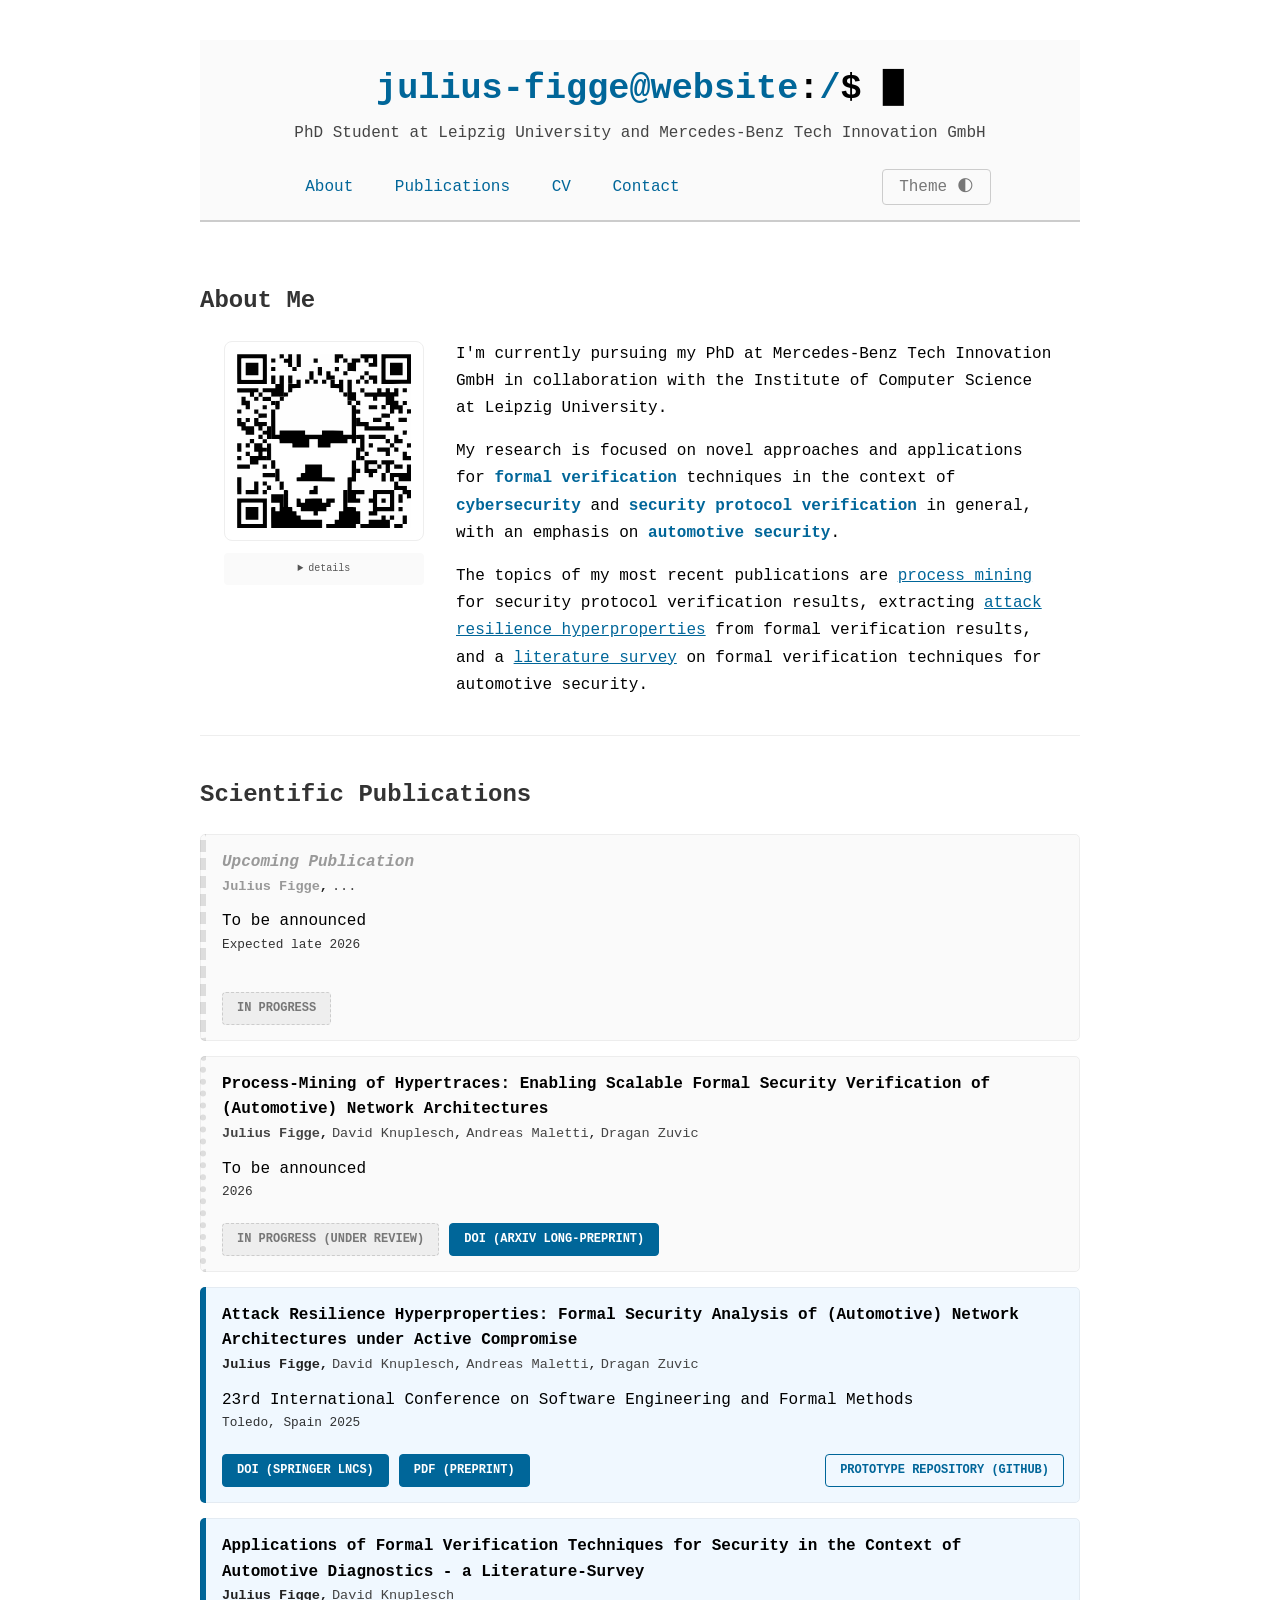
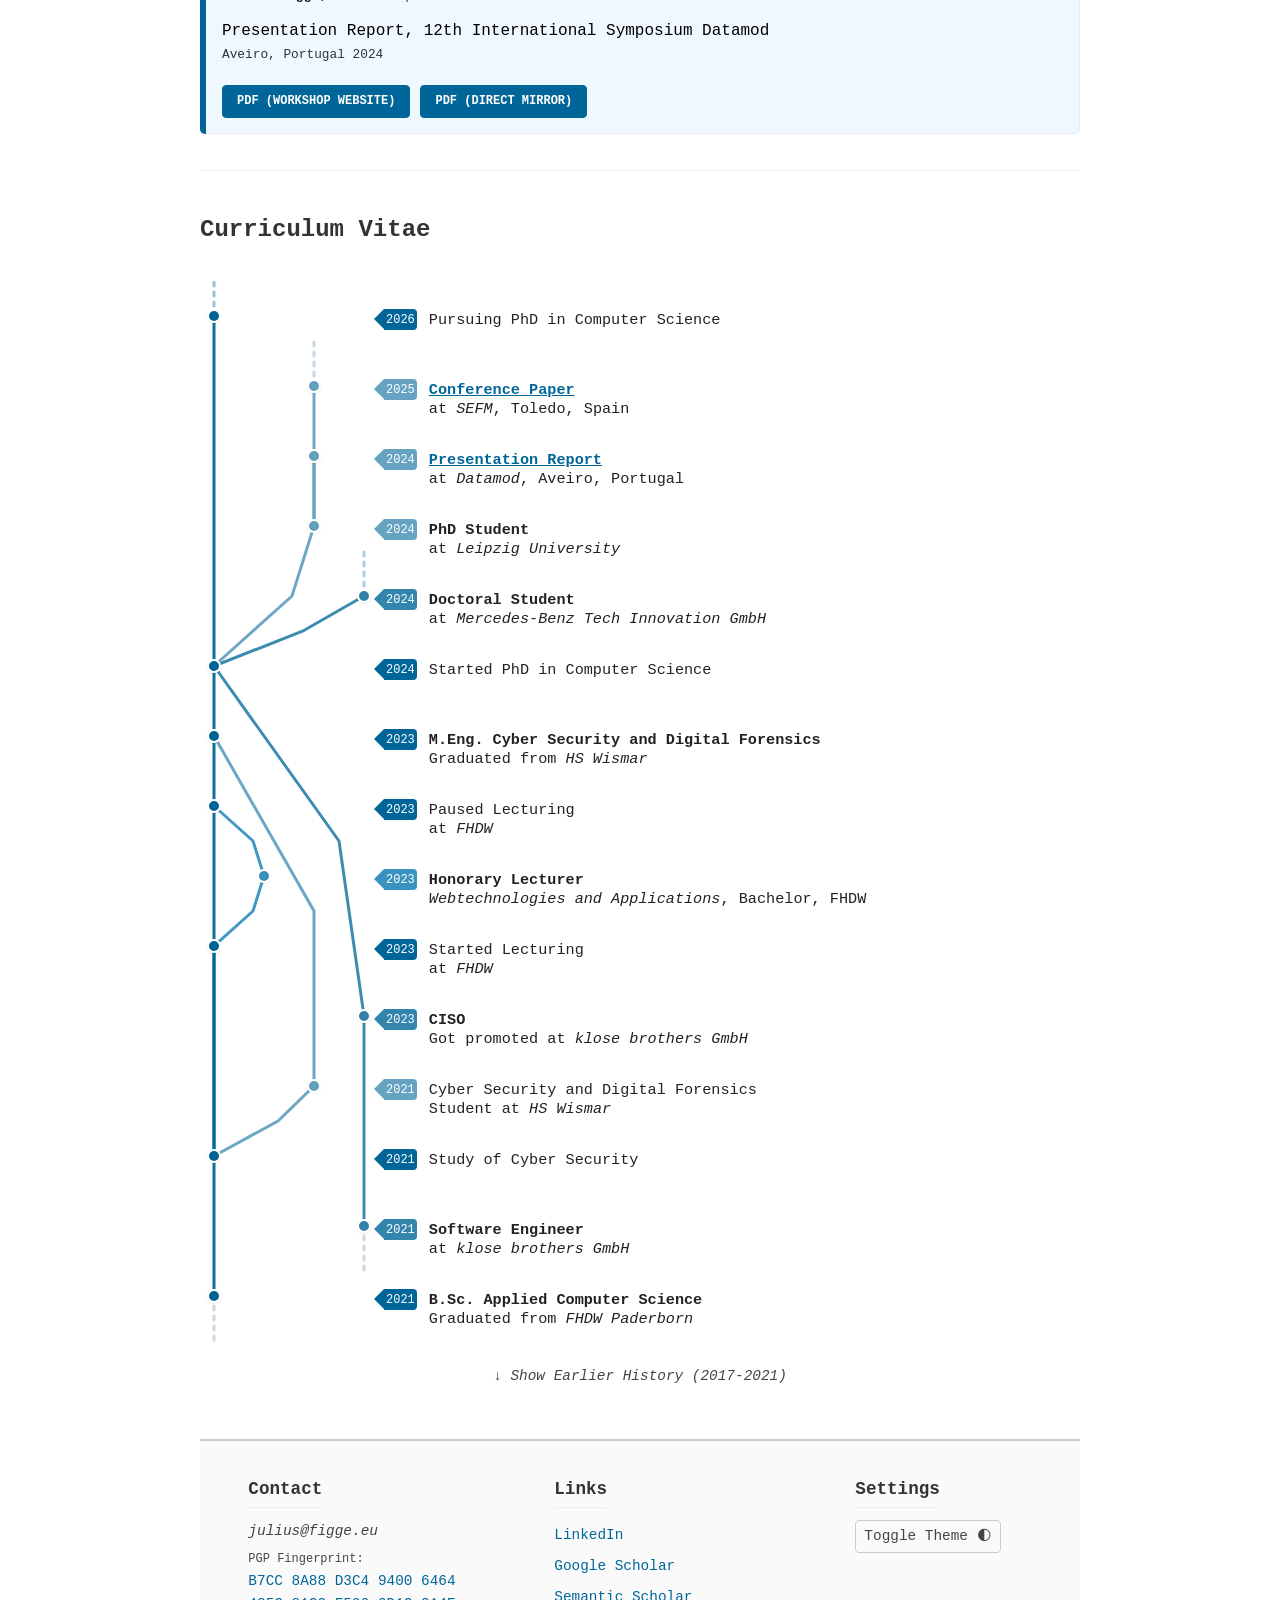
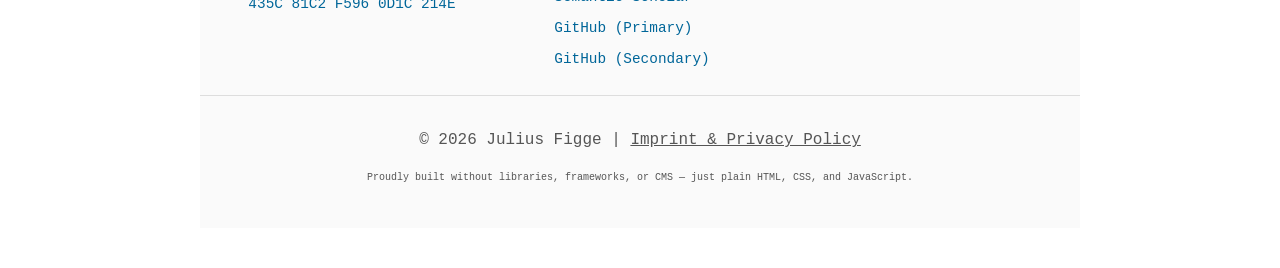
<file: index.html>
<!DOCTYPE html>
<html lang="en">
<head>
    <meta charset="UTF-8">
    <meta name="viewport" content="width=device-width, initial-scale=1.0">
    <title>Julius Figge - Scientific Publications</title>
    <meta name="description"
          content="Personal website listing scientific publications of Julius Figge, PhD student at Leipzig University and Mercedes-Benz Tech Innovation GmbH.">

    <link rel="shortcut icon" type="image/x-icon" href="favicon.ico">

    <link rel="stylesheet" href="./res/css/styles.css"/>

    <meta name="google-site-verification" content="ZKmGpWpiZjrNy6-GtiJYqSEj_8MGhXr4LZwaw9lzz_M"/>

    <script src="res/js/svg-custom.js"></script>
    <script src="res/js/darkmode.js"></script>
    <script src="res/js/script.js"></script>
    <script src="res/js/cv-git-graph.js"></script>
</head>

<body>

<header>
    <div class="header-container">
        <div class="header-text-wrapper">
            <h1><span class="accent-color">julius-figge@website</span>:<span class="accent-color">/</span>$ <span
                    class="terminal-prompt">█</span></h1>
            <p>PhD Student at Leipzig University and Mercedes-Benz Tech Innovation GmbH</p>
        </div>
        <nav id="header-nav">
            <div id="nav-links">
                <a href="#about">About</a>
                <a href="#publications">Publications</a>
                <a href="#cv">CV</a>
                <a href="#contact">Contact</a>
            </div>
            <div id="nav-toggle">
                <a id="dark-mode-toggle" href="javascript:void(0)" onclick="toggleTheme()"
                   aria-label="Toggle Dark Mode">Theme &#x1F313;&#xFE0E;</a>
            </div>
        </nav>
    </div>
</header>

<main>

    <section id="about">
        <h2>About Me</h2>
        <div class="about-me-wrapper">
            <div class="about-me-image-wrapper">
                <load-svg id="qr-code-me" src="/res/qr-code-me-annotated.svg"
                          alt="QR Code of my Website with my Face"
                          loading="lazy"
                          decoding="async">
                    <style svgStyles>
                        svg .me {
                            transition: fill 150ms linear 50ms;
                        }

                        svg:hover .me {
                            fill: var(--accent-color);
                        }
                    </style>
                </load-svg>
                <details class="about-me-details">
                    <summary>details</summary>
                    <p>
                        This QR code actually works and encodes a link to this very website!<br>
                        Shoutout to Russ Cox for <a href="https://research.swtch.com/qart" target="_blank">the
                        implementation</a>.
                    </p>
                    <p>
                        Also thanks to Danny Engelman for <a
                            href="https://dev.to/dannyengelman/load-file-web-component-add-external-content-to-the-dom-1nd"
                            target="_blank">the custom DOM-element implementation</a>,
                        enabling the SVG on hover CSS effect, used to highlight my portrait in the QR code.
                    </p>
                </details>
            </div>
            <div class="about-me-text">
                <p>
                    I'm currently pursuing my PhD at Mercedes-Benz Tech Innovation GmbH in collaboration with the
                    Institute of Computer Science at Leipzig University.
                </p>
                <p>
                    My research is focused on novel approaches and applications for <b>formal verification</b>
                    techniques in the context of <b>cybersecurity</b> and <b>security protocol verification</b> in
                    general, with an emphasis on <b>automotive security</b>.
                </p>
                <p>
                    The topics of my most recent publications are <a href="#pm-hypertraces-paper">process mining</a>
                    for security protocol verification results, extracting <a href="#arh-conference-paper">attack
                    resilience hyperproperties</a> from formal verification results, and a <a
                        href="#survey-presentation-report">literature survey</a> on formal verification techniques for
                    automotive security.
                </p>
            </div>
        </div>
    </section>

    <section id="publications">
        <h2>Scientific Publications</h2>
        <ul class="publication-list">
            <li class="publication-card pending">
                <div class="publication-title skeleton-text">
                    Upcoming Publication
                </div>

                <div class="publication-authors">
                    <span class="author me">Julius Figge</span>
                    <span class="author">...</span>
                </div>

                <div class="publication-venue">
                    <div class="venue-name">To be announced</div>
                    <div class="venue-meta">
                        <span class="venue-year">Expected late 2026</span>
                    </div>
                </div>

                <div class="publication-action-bar">
                    <div class="publication-links">
                        <span class="button-publication status-label">In Progress</span>
                    </div>
                </div>
            </li>
            <li id="pm-hypertraces-paper" class="publication-card preprint">
                <div class="publication-title">
                    Process-Mining of Hypertraces: Enabling Scalable Formal Security Verification of (Automotive)
                    Network Architectures
                </div>

                <div class="publication-authors">
                    <span class="author me">Julius Figge</span>
                    <span class="author">David Knuplesch</span>
                    <span class="author">Andreas Maletti</span>
                    <span class="author">Dragan Zuvic</span>
                </div>

                <div class="publication-venue">
                    <div class="venue-name">To be announced</div>
                    <div class="venue-meta">
                        <span class="venue-year">2026</span>
                    </div>
                </div>

                <div class="publication-action-bar">
                    <div class="publication-links">
                        <span class="button-publication status-label">In Progress (Under Review)</span>
                        <a href="https://doi.org/10.48550/arXiv.2604.21606" target="_blank"
                           class="button-publication pdf">DOI (Arxiv Long-Preprint)</a>
                    </div>
                </div>
            </li>
            <li id="arh-conference-paper" class="publication-card">
                <div class="publication-title">
                    Attack Resilience Hyperproperties: Formal Security Analysis of (Automotive) Network Architectures
                    under Active Compromise
                </div>

                <div class="publication-authors">
                    <span class="author me">Julius Figge</span>
                    <span class="author">David Knuplesch</span>
                    <span class="author">Andreas Maletti</span>
                    <span class="author">Dragan Zuvic</span>
                </div>

                <div class="publication-venue">
                    <div class="venue-name">23rd International Conference on Software Engineering and Formal Methods
                    </div>
                    <div class="venue-meta">
                        <span class="venue-location">Toledo, Spain</span>
                        <span class="venue-year">2025</span>
                    </div>
                </div>

                <div class="publication-action-bar">
                    <div class="publication-links">
                        <a href="https://doi.org/10.1007/978-3-032-10444-1_2" target="_blank"
                           class="button-publication doi">DOI (Springer LNCS)</a>
                        <a href="./papers/Preprint_Paper_Attack-Resilience-Hyperproperties_Figge-et-al.pdf"
                           target="_blank"
                           class="button-publication pdf">PDF (Preprint)</a>
                    </div>
                    <div class="repository-links">
                        <a href="https://github.com/JeuJeus/ExACT" target="_blank"
                           class="button-publication repo">Prototype Repository (Github)</a>
                    </div>
                </div>
            </li>
            <li id="survey-presentation-report" class="publication-card">
                <div class="publication-title">
                    Applications of Formal Verification Techniques for Security in the Context of Automotive
                    Diagnostics - a Literature-Survey
                </div>

                <div class="publication-authors">
                    <span class="author me">Julius Figge</span>
                    <span class="author">David Knuplesch</span>
                </div>

                <div class="publication-venue">
                    <div class="venue-name">Presentation Report, 12th International Symposium Datamod
                    </div>
                    <div class="venue-meta">
                        <span class="venue-location">Aveiro, Portugal</span>
                        <span class="venue-year">2024</span>
                    </div>
                </div>

                <div class="publication-action-bar">
                    <div class="publication-links">
                        <a href="https://datamod2024.github.io/pdf/DataMod2024_figge.pdf" target="_blank"
                           class="button-publication pdf">PDF (Workshop
                            Website)</a>
                        <a href="./papers/Presentation-Report_Survey_FV-at-Security-at-Automotive_Figge-et-al.pdf"
                           target="_blank"
                           class="button-publication pdf">PDF (Direct Mirror)</a>
                    </div>
                </div>
            </li>
        </ul>
    </section>

    <section id="cv">
        <h2>Curriculum Vitae</h2>

        <div class="git-graph" id="git-graph">
            <div class="graph-container" id="graph-container">
                <svg class="graph-canvas" id="graph-canvas" xmlns="http://www.w3.org/2000/svg"></svg>

                <div class="commit" data-id="l-startStudying" data-branch="life" data-parents="l-init"
                     data-default-collapsed="true"
                     style="--order:1;">
                    <div class="commit-dot" title="l-startStudying"></div>
                    <div class="commit-message">
                        <div class="commit-meta"><span class="commit-year-tag">2017</span></div>
                        <div class="commit-message-wrapper">
                            <span class="commit-message-details">Study of Computer Science</span>
                        </div>
                    </div>
                </div>

                <div class="commit" data-id="a-csStudent" data-branch="academic" data-parents="l-startStudying"
                     data-default-collapsed="true"
                     style="--order:2;">
                    <div class="commit-dot" title="a-csStudent"></div>
                    <div class="commit-message">
                        <div class="commit-meta"><span class="commit-year-tag">2017</span></div>
                        <div class="commit-message-wrapper">
                            <span class="commit-message-short">Computer Science</span>
                            <span class="commit-message-details">Student at <em>Leipzig University</em></span>
                        </div>
                    </div>
                </div>

                <div class="commit" data-id="a-acsStudent" data-branch="academic" data-parents="a-csStudent"
                     data-default-collapsed="true"
                     style="--order:3;">
                    <div class="commit-dot" title="a-acsStudent"></div>
                    <div class="commit-message">
                        <div class="commit-meta"><span class="commit-year-tag">2019</span></div>
                        <div class="commit-message-wrapper">
                            <span class="commit-message-short">Applied Computer Science</span>
                            <span class="commit-message-details">Student at <em>FHDW Paderborn</em></span>
                        </div>
                    </div>
                </div>

                <div class="commit" data-id="w-dualStudent" data-branch="work" data-parents="a-acsStudent"
                     data-default-collapsed="true"
                     style="--order:4;">
                    <div class="commit-dot" title="w-dualStudent"></div>
                    <div class="commit-message">
                        <div class="commit-meta"><span class="commit-year-tag">2019</span></div>
                        <div class="commit-message-wrapper">
                            <span class="commit-message-short commit-important">Software Engineer</span>
                            <span class="commit-message-details">as Dual Student at <em>klose brothers GmbH</em></span>
                        </div>
                    </div>
                </div>

                <div class="commit" data-id="l-finishBachelor" data-branch="life"
                     data-parents="a-acsStudent,l-startStudying" style="--order:4;">
                    <div class="commit-dot" title="l-finishBachelor"></div>
                    <div class="commit-message">
                        <div class="commit-meta"><span class="commit-year-tag">2021</span></div>
                        <div class="commit-message-wrapper">
                            <span class="commit-message-short commit-important">B.Sc. Applied Computer Science</span>
                            <span class="commit-message-details">Graduated from <em>FHDW Paderborn</em></span>
                        </div>
                    </div>
                </div>

                <div class="commit" data-id="w-softwareEngineer" data-branch="work" data-parents="w-dualStudent"
                     style="--order:5;">
                    <div class="commit-dot" title="w-softwareEngineer"></div>
                    <div class="commit-message">
                        <div class="commit-meta"><span class="commit-year-tag">2021</span></div>
                        <div class="commit-message-wrapper">
                            <span class="commit-message-short commit-important">Software Engineer</span>
                            <span class="commit-message-details">at <em>klose brothers GmbH</em></span>
                        </div>
                    </div>
                </div>

                <div class="commit" data-id="l-startStudyingMaster" data-branch="life" data-parents="l-finishBachelor"
                     style="--order:6;">
                    <div class="commit-dot" title="l-startStudyingMaster"></div>
                    <div class="commit-message">
                        <div class="commit-meta"><span class="commit-year-tag">2021</span></div>
                        <div class="commit-message-wrapper">
                            <span class="commit-message-details">Study of Cyber Security</span>
                        </div>
                    </div>
                </div>

                <div class="commit" data-id="a-scmaster" data-branch="academic" data-parents="l-startStudyingMaster"
                     style="--order:7;">
                    <div class="commit-dot" title="a-scmaster"></div>
                    <div class="commit-message">
                        <div class="commit-meta"><span class="commit-year-tag">2021</span></div>
                        <div class="commit-message-wrapper">
                            <span class="commit-message-short">Cyber Security and Digital Forensics</span>
                            <span class="commit-message-details">Student at <em>HS Wismar</em></span>
                        </div>
                    </div>
                </div>

                <div class="commit" data-id="w-ciso" data-branch="work" data-parents="w-softwareEngineer"
                     style="--order:8;">
                    <div class="commit-dot" title="w-ciso"></div>
                    <div class="commit-message">
                        <div class="commit-meta"><span class="commit-year-tag">2023</span></div>
                        <div class="commit-message-wrapper">
                            <span class="commit-message-short commit-important">CISO</span>
                            <span class="commit-message-details">Got promoted at <em>klose brothers GmbH</em></span>
                        </div>
                    </div>
                </div>

                <div class="commit" data-id="l-startlecture" data-branch="life" data-parents="l-startStudyingMaster"
                     style="--order:9;">
                    <div class="commit-dot" title="l-startlecture"></div>
                    <div class="commit-message">
                        <div class="commit-meta"><span class="commit-year-tag">2023</span></div>
                        <div class="commit-message-wrapper">
                            <span class="commit-message-short">Started Lecturing</span>
                            <span class="commit-message-details">at <em>FHDW</em></span>
                        </div>
                    </div>
                </div>

                <div class="commit" data-id="w2-lecturer" data-branch="work2" data-parents="l-startlecture"
                     style="--order:10;">
                    <div class="commit-dot" title="w2-lecturer"></div>
                    <div class="commit-message">
                        <div class="commit-meta"><span class="commit-year-tag">2023</span></div>
                        <div class="commit-message-wrapper">
                            <span class="commit-message-short commit-important">Honorary Lecturer </span>
                            <span class="commit-message-details"><em>Webtechnologies and Applications</em>, Bachelor, FHDW</span>
                        </div>
                    </div>
                </div>

                <div class="commit" data-id="l-pauselecturer" data-branch="life" data-parents="w2-lecturer"
                     style="--order:11;">
                    <div class="commit-dot" title="l-pauselecturer"></div>
                    <div class="commit-message">
                        <div class="commit-meta"><span class="commit-year-tag">2023</span></div>
                        <div class="commit-message-wrapper">
                            <span class="commit-message-short">Paused Lecturing</span>
                            <span class="commit-message-details">at <em>FHDW</em></span>
                        </div>
                    </div>
                </div>

                <div class="commit" data-id="l-finishMaster" data-branch="life"
                     data-parents="l-startStudyingMaster,a-scmaster" style="--order:12;">
                    <div class="commit-dot" title="l-finishMaster"></div>
                    <div class="commit-message">
                        <div class="commit-meta"><span class="commit-year-tag">2023</span></div>
                        <div class="commit-message-wrapper">
                            <span class="commit-message-short commit-important">M.Eng. Cyber Security and Digital Forensics</span>
                            <span class="commit-message-details">Graduated from <em>HS Wismar</em></span>
                        </div>
                    </div>
                </div>

                <div class="commit" data-id="l-startPhd" data-branch="life" data-parents="l-finishMaster,w-ciso"
                     style="--order:13;">
                    <div class="commit-dot" title="l-startPhd"></div>
                    <div class="commit-message">
                        <div class="commit-meta"><span class="commit-year-tag">2024</span></div>
                        <div class="commit-message-wrapper">
                            <span class="commit-message-details">Started PhD in Computer Science</span>
                        </div>
                    </div>
                </div>

                <div class="commit" data-id="w-doctoralStudent" data-branch="work" data-parents="l-startPhd"
                     style="--order:14;">
                    <div class="commit-dot" title="w-doctoralStudent"></div>
                    <div class="commit-message">
                        <div class="commit-meta"><span class="commit-year-tag">2024</span></div>
                        <div class="commit-message-wrapper">
                            <span class="commit-message-short commit-important">Doctoral Student</span>
                            <span class="commit-message-details">at <em>Mercedes-Benz Tech Innovation GmbH</em></span>
                        </div>
                    </div>
                </div>

                <div class="commit" data-id="a-phdStudent" data-branch="academic" data-parents="l-startPhd"
                     style="--order:15;">
                    <div class="commit-dot" title="a-phdStudent"></div>
                    <div class="commit-message">
                        <div class="commit-meta"><span class="commit-year-tag">2024</span></div>
                        <div class="commit-message-wrapper">
                            <span class="commit-message-short commit-important">PhD Student</span>
                            <span class="commit-message-details">at <em>Leipzig University</em></span>
                        </div>
                    </div>
                </div>

                <div class="commit" data-id="a-survey" data-branch="academic"
                     data-parents="a-phdStudent" style="--order:16;">
                    <div class="commit-dot" title="a-survey"></div>
                    <div class="commit-message">
                        <div class="commit-meta"><span class="commit-year-tag">2024</span></div>
                        <div class="commit-message-wrapper">
                            <span class="commit-message-short commit-important"><a
                                    href="#survey-presentation-report">Presentation Report</a></span>
                            <span class="commit-message-details">at <em>Datamod</em>, Aveiro, Portugal</span>
                        </div>
                    </div>
                </div>

                <div class="commit" data-id="a-paper-arh" data-branch="academic"
                     data-parents="a-phdStudent" style="--order:17;">
                    <div class="commit-dot" title="a-paper-arh"></div>
                    <div class="commit-message">
                        <div class="commit-meta"><span class="commit-year-tag">2025</span></div>
                        <div class="commit-message-wrapper">
                            <span class="commit-message-short commit-important"><a
                                    href="#arh-conference-paper">Conference Paper</a></span>
                            <span class="commit-message-details">at <em>SEFM</em>, Toledo, Spain</span>
                        </div>
                    </div>
                </div>

                <div class="commit" data-id="l-continue" data-branch="life" data-parents="l-startPhd"
                     style="--order:18;">
                    <div class="commit-dot" title="l-continue"></div>
                    <div class="commit-message">
                        <div class="commit-meta"><span class="commit-year-tag current-year">2025</span></div>
                        <div class="commit-message-wrapper">
                            <span class="commit-message-details">Pursuing PhD in Computer Science</span>
                        </div>
                    </div>
                </div>
            </div>
        </div>
    </section>

</main>

<footer id="contact">
    <div class="footer-content-wrapper">
        <div class="footer-column contact-info">
            <h3>Contact</h3>
            <p>
                <em data-tooltip="obfuscated (i.e. not copyable) to prevent scraping"><span data-nosnippet
                                                                                            class="cmV2ZXJzZQ ZW1haWw"><!-- from human to human, not ment for scraper ingestion ;) --></span></em>
            </p>
            <p>
                <small>PGP Fingerprint:</small><br>
                <a href="https://keys.openpgp.org/search?q=B7CC+8A88+D3C4+9400+6464+435C+81C2+F596+0D1C+214E"
                   target="_blank" class="fingerprint-link">B7CC 8A88 D3C4 9400 6464<br>435C 81C2 F596 0D1C 214E</a>
            </p>
        </div>

        <div class="footer-column social-links">
            <h3>Links</h3>
            <nav class="footer-nav">
                <a href="https://www.linkedin.com/juliusfigge/" target="_blank">LinkedIn</a>
                <a href="https://scholar.google.com/citations?user=avjrQrIAAAAJ" target="_blank">Google Scholar</a>
                <a href="https://www.semanticscholar.org/author/Julius-Figge/2394542856" target="_blank">Semantic Scholar</a>
                <a href="https://github.com/JeuJeus" target="_blank">GitHub (Primary)</a>
                <a href="https://github.com/juliusfigge" target="_blank">GitHub (Secondary)</a>
            </nav>
        </div>

        <div class="footer-column legal-info">
            <h3>Settings</h3>
            <p>
                <button type="button" class="theme-toggle-button" onclick="toggleTheme()"
                        aria-label="Toggle Dark Mode">
                    Toggle Theme &#x1F313;&#xFE0E;
                </button>
            </p>
        </div>
    </div>

    <div class="footer-bottom">
        <p class="footer-legal-line">
                <span class="copyright-info">
                        © <span class="current-year"></span> Julius Figge
                    </span>
            <span class="footer-separator">|</span>
            <a id="imprint" href="./imprint-privacy-policy.html">Imprint & Privacy Policy</a>
        </p>
        <p class="footer-text-how-its-built">
            Proudly built without libraries, frameworks, or CMS — just plain HTML, CSS, and JavaScript.
        </p>
    </div>
</footer>
</body>
</html>
</file>
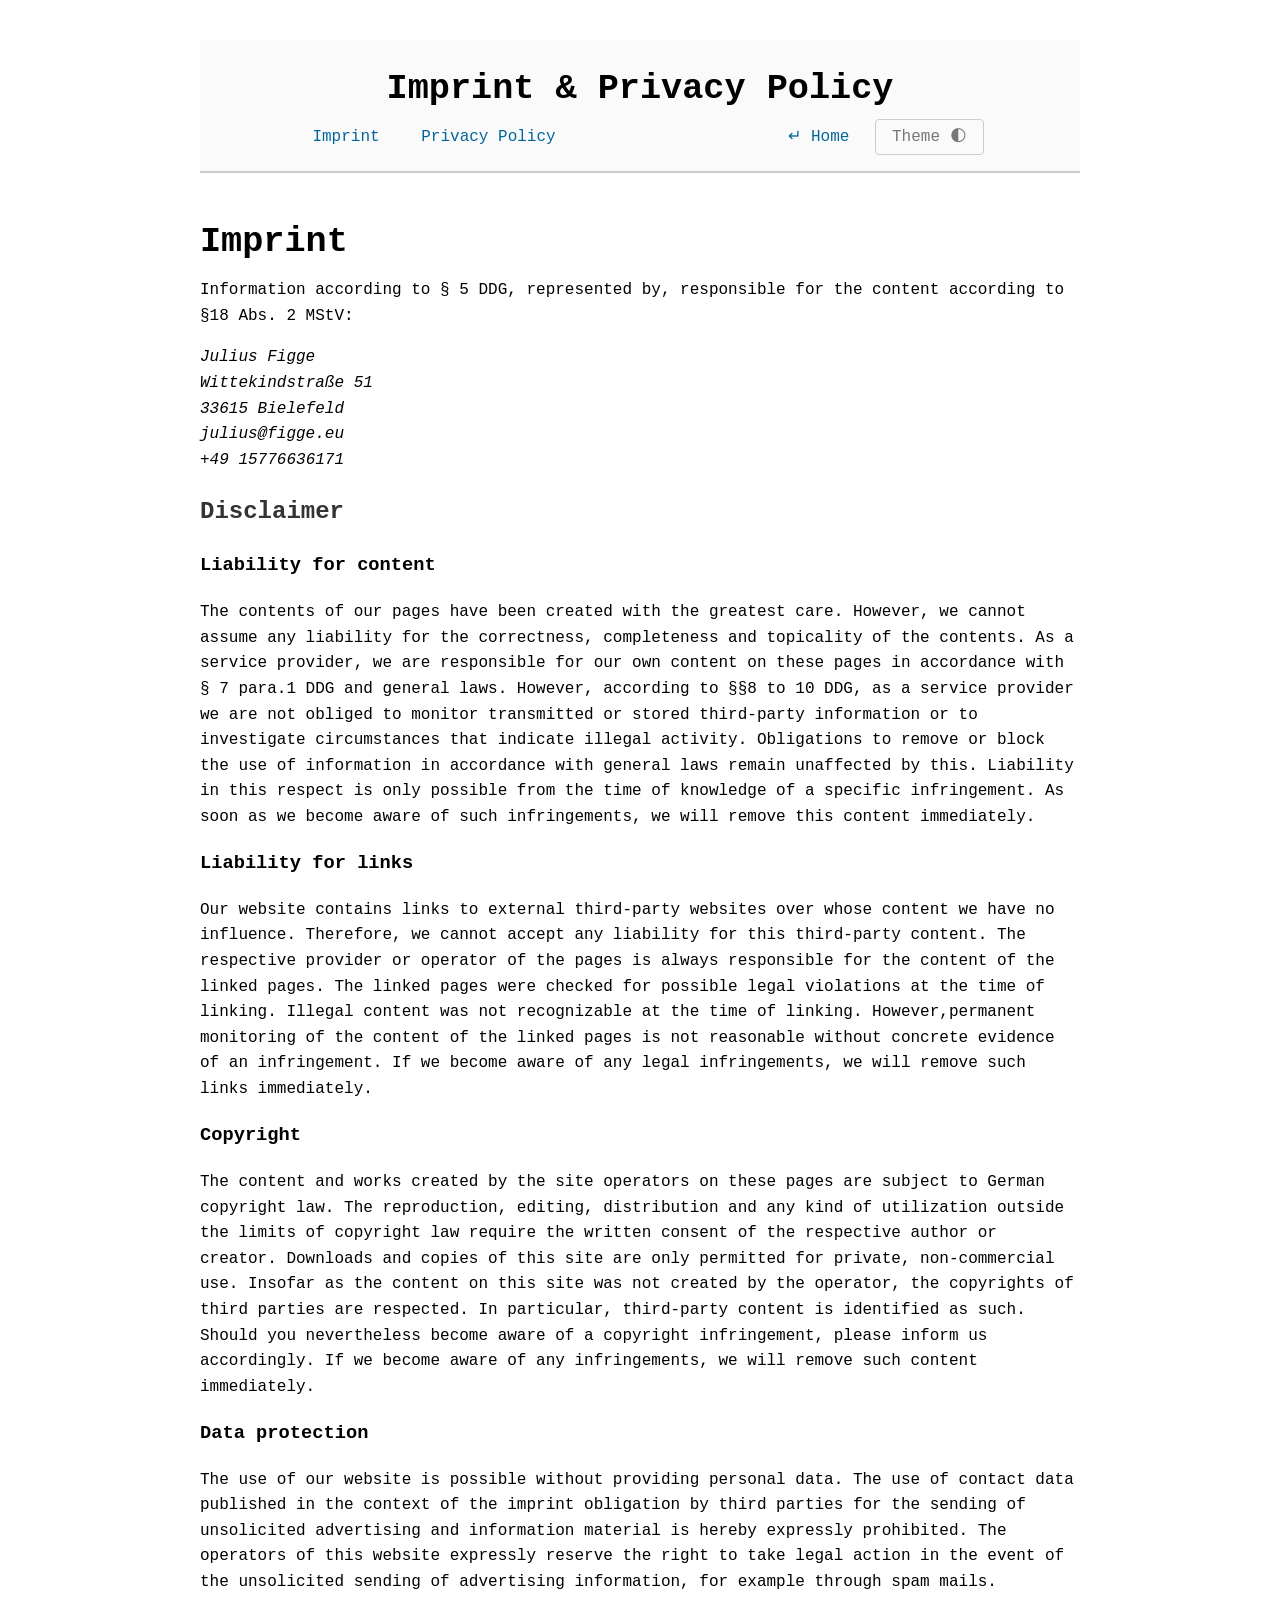
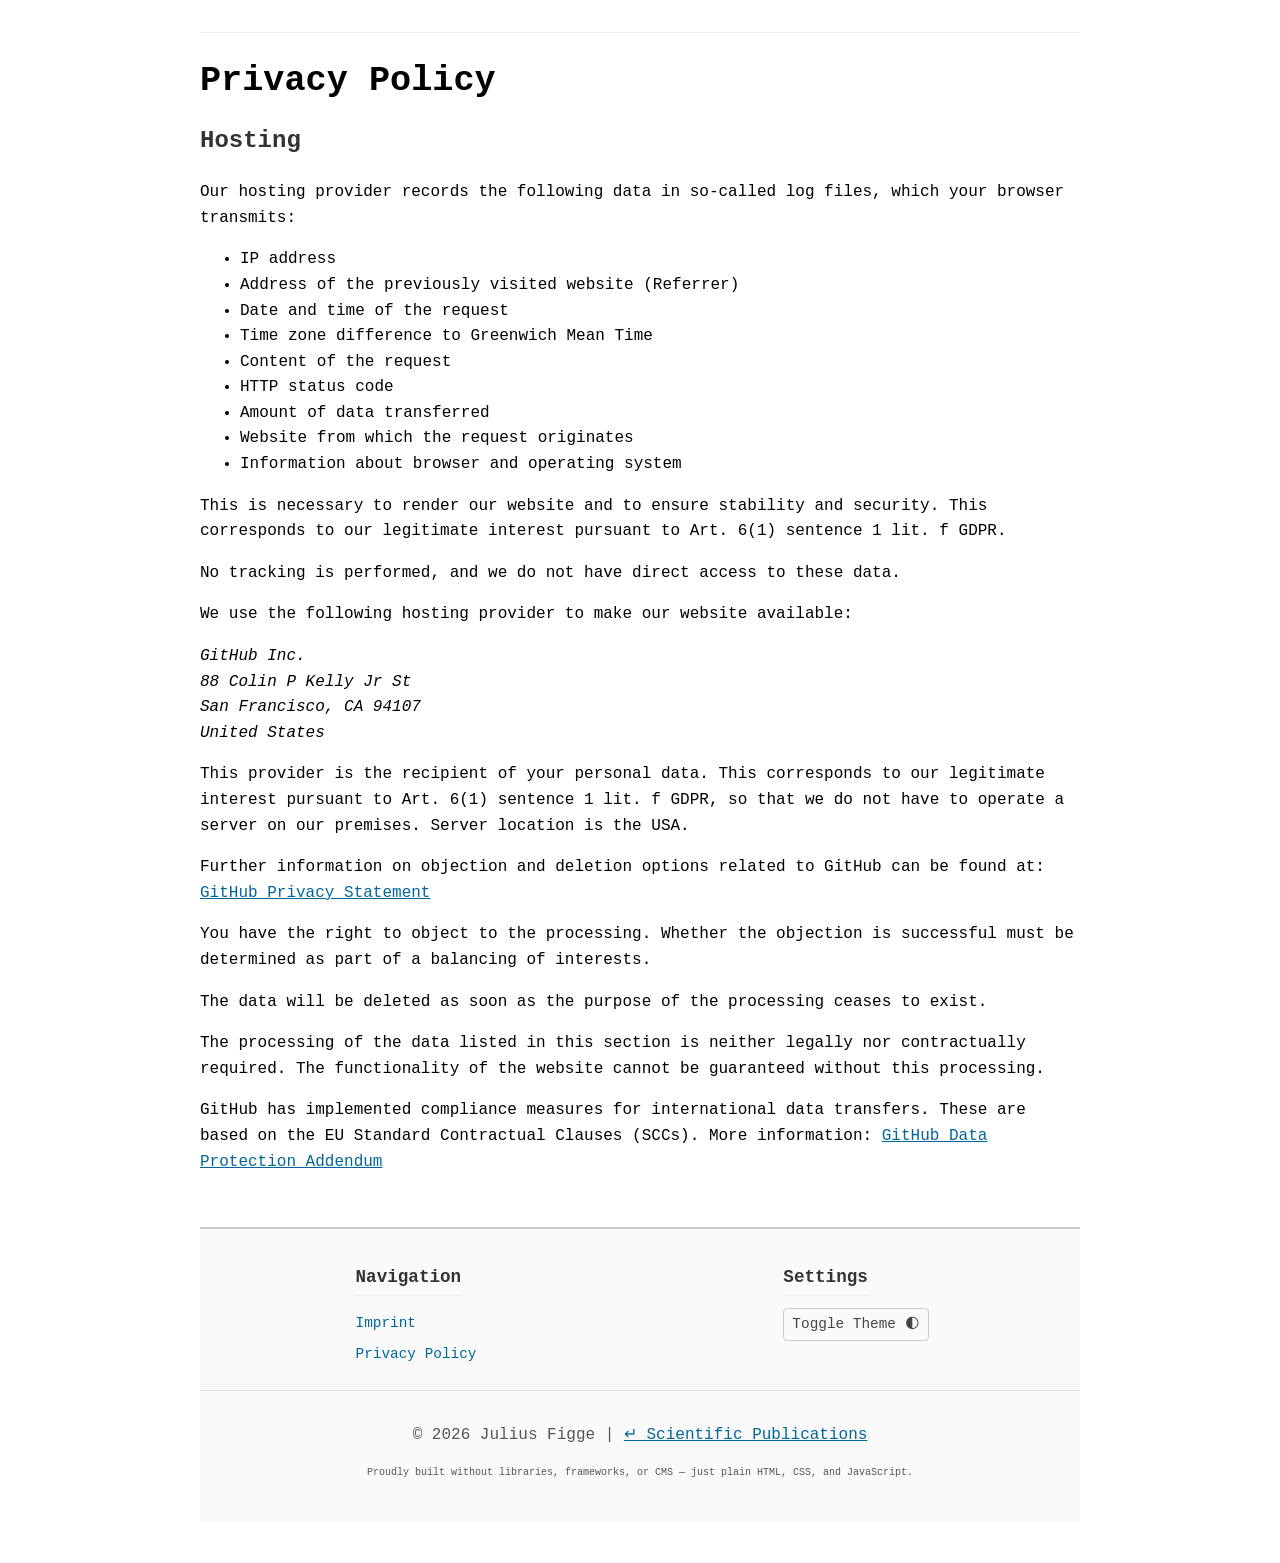
<file: imprint-privacy-policy.html>
<!DOCTYPE html>
<html lang="en">
<head>
    <meta charset="utf-8"/>
    <meta name="viewport" content="width=device-width,initial-scale=1"/>
    <link rel="shortcut icon" type="image/x-icon" href="favicon.ico">
    <title>Imprint &amp; Privacy Policy</title>

    <script src="res/js/darkmode.js"></script>
    <script src="res/js/script.js"></script>

    <link rel="stylesheet" href="res/css/styles.css"/>

    <meta name="robots" content="noindex,nofollow">
</head>
<body>
<header>
    <div class="header-container">
        <div class="header-text-wrapper">
            <h1>Imprint & Privacy Policy</h1>
        </div>
        <nav class="imprint-nav">
            <div>
                <a href="./index.html">↵ Home</a>
                <a id="dark-mode-toggle" href="javascript:void(0)" onclick="toggleTheme()" aria-label="Toggle Dark Mode">Theme
                    🌓︎</a>
            </div>
            <div>
                <a href="#imprint">Imprint</a>
                <a href="#privacy-policy">Privacy Policy</a>
            </div>
        </nav>
    </div>
</header>
<main>
    <section id="imprint">
        <h1>Imprint</h1>

        <p>Information according to § 5 DDG, represented by, responsible for the content according to §18 Abs. 2
            MStV:</p>

        <address data-tooltip="obfuscated (i.e. not copyable) to prevent scraping"><!-- from human to human, not ment for scraper ingestion ;) -->
            Julius Figge<br/>
            <span data-nosnippet class="cmV2ZXJzZQ YWRkcmVzcy1zdHJlZXQ"></span><br/>
            <span data-nosnippet class="cmV2ZXJzZQ YWRkcmVzcy1jaXR5Cg"></span><br/>
            <span data-nosnippet class="cmV2ZXJzZQ ZW1haWw"></span><br>
            <span data-nosnippet class="cmV2ZXJzZQ cGhvbmUK"></span>
        </address>

        <h2>Disclaimer</h2>

        <h3>Liability for content</h3>

        <p>The contents of our pages have been created with the greatest care. However, we cannot assume any liability
            for the correctness, completeness and topicality of the contents. As a service provider, we are responsible
            for our own content on these pages in accordance with § 7 para.1 DDG and general laws. However, according to
            §§8 to 10 DDG, as a service provider we are not obliged to monitor transmitted or stored third-party
            information or to investigate circumstances that indicate illegal activity. Obligations to remove or block
            the use of information in accordance with general laws remain unaffected by this. Liability in this respect
            is only possible from the time of knowledge of a specific infringement. As soon as we become aware of such
            infringements, we will remove this content immediately.</p>

        <h3>Liability for links</h3>

        <p>Our website contains links to external third-party websites over whose content we have no influence.
            Therefore, we cannot accept any liability for this third-party content. The respective provider or operator
            of the pages is always responsible for the content of the linked pages. The linked pages were checked for
            possible legal violations at the time of linking. Illegal content was not recognizable at the time of
            linking. However,permanent monitoring of the content of the linked pages is not reasonable without concrete
            evidence of an infringement. If we become aware of any legal infringements, we will remove such links
            immediately.</p>

        <h3>Copyright</h3>

        <p>The content and works created by the site operators on these pages are subject to German copyright law. The
            reproduction, editing, distribution and any kind of utilization outside the limits of copyright law require
            the written consent of the respective author or creator. Downloads and copies of this site are only
            permitted for private, non-commercial use. Insofar as the content on this site was not created by the
            operator, the copyrights of third parties are respected. In particular, third-party content is identified as
            such. Should you nevertheless become aware of a copyright infringement, please inform us accordingly. If we
            become aware of any infringements, we will remove such content immediately.</p>

        <h3>Data protection</h3>

        <p>The use of our website is possible without providing personal data. The use of contact data published in the
            context of the imprint obligation by third parties for the sending of unsolicited advertising and
            information material is hereby expressly prohibited. The operators of this website expressly reserve the
            right to take legal action in the event of the unsolicited sending of advertising information, for example
            through spam mails.</p>
    </section>

    <section id="privacy-policy">
        <h1>Privacy Policy</h1>
        <h2>Hosting</h2>

        <p>Our hosting provider records the following data in so-called log files, which your browser transmits:</p>

        <ul>
            <li>IP address</li>
            <li>Address of the previously visited website (Referrer)</li>
            <li>Date and time of the request</li>
            <li>Time zone difference to Greenwich Mean Time</li>
            <li>Content of the request</li>
            <li>HTTP status code</li>
            <li>Amount of data transferred</li>
            <li>Website from which the request originates</li>
            <li>Information about browser and operating system</li>
        </ul>

        <p>This is necessary to render our website and to ensure stability and security. This corresponds to our
            legitimate interest pursuant to Art. 6(1) sentence 1 lit. f GDPR.</p>

        <p>No tracking is performed, and we do not have direct access to these data.</p>

        <p>We use the following hosting provider to make our website available:</p>

        <address>
            GitHub Inc.<br/>
            88 Colin P Kelly Jr St<br/>
            San Francisco, CA 94107<br/>
            United States
        </address>

        <p>This provider is the recipient of your personal data. This corresponds to our legitimate interest pursuant to
            Art. 6(1) sentence 1 lit. f GDPR, so that we do not have to operate a server on our premises. Server
            location is the USA.</p>

        <p>Further information on objection and deletion options related to GitHub can be found at:
            <a href="https://docs.github.com/en/free-pro-team@latest/github/site-policy/github-privacy-statement#github-pages"
               target="_blank" rel="noopener">GitHub Privacy Statement</a>
        </p>

        <p>You have the right to object to the processing. Whether the objection is successful must be determined as
            part of a balancing of interests.</p>

        <p>The data will be deleted as soon as the purpose of the processing ceases to exist.</p>

        <p>The processing of the data listed in this section is neither legally nor contractually required. The
            functionality of the website cannot be guaranteed without this processing.</p>

        <p>GitHub has implemented compliance measures for international data transfers. These are based on the
            EU Standard Contractual Clauses (SCCs). More information:
            <a href="https://docs.github.com/en/free-pro-team@latest/github/site-policy/github-data-protection-addendum#attachment-1--the-standard-contractual-clauses-processors"
               target="_blank" rel="noopener">GitHub Data Protection Addendum</a>
        </p>
    </section>
</main>

<footer>
    <div class="footer-content-wrapper">
        <div class="footer-column navigation">
            <h3>Navigation</h3>
            <nav class="footer-nav">
                <a href="#imprint">Imprint</a>
                <a href="#privacy-policy">Privacy Policy</a>
            </nav>
        </div>

        <div class="footer-column legal-info">
            <h3>Settings</h3>
            <p>
                <button type="button" class="theme-toggle-button" onclick="toggleTheme()"
                        aria-label="Toggle Dark Mode">
                    Toggle Theme 🌓︎
                </button>
            </p>
        </div>
    </div>

    <div class="footer-bottom">
        <p class="footer-legal-line">
                <span class="copyright-info">
                        © <span class="current-year"></span> Julius Figge
                    </span>
            <span class="footer-separator">|</span>
            <a href="./index.html">↵ Scientific Publications</a>
        </p>
        <p class="footer-text-how-its-built">
            Proudly built without libraries, frameworks, or CMS — just plain HTML, CSS, and JavaScript.
        </p>
    </div>
</footer>
</body>
</html>
</file>
<file: res/css/styles.css>
*, *::before, *::after {
    box-sizing: border-box;
}

:root {
    --accent-color: #006699;
    --accent-color-dark: #004c73;
    --accent-color-really-light: aliceblue;

    --color-white: #fff;
    --color-heading: #333;

    --color-border-light: #eee;
    --color-border-strong: #ccc;
    --color-border-somewhat-light: #ddd;

    --color-text-primary: #222;
    --color-text-secondary: #444;
    --color-text-muted: #555;
    --color-status-label: #777;
    --color-pending-text: #999;

    --color-meta-background: #c9e7ff;
    --color-pending-card: #fafafa;
    --color-header-footer-background: #fafafa;

    --font-mono: ui-monospace, SFMono-Regular, Menlo, Monaco, "Roboto Mono", "Segoe UI Mono", "Noto Sans Mono", "Oxygen Mono", "Courier New", monospace;

    --page-max-width: 960px;
    --spacing-standard: 20px;
    --spacing-mobile: 5px;

    --graph-spacing: 12px;
    --graph-radius: 6px;
    --commit-dot-size: 14px;
}

:root[data-theme="dark"] {
    --background-color-dark: #121212;
    --text-color-dark: #e5e5e5;

    --accent-color: #10b981;
    --accent-color-dark: #059669;
    --accent-color-really-light: #064e3b;

    --color-white: #000;
    --color-heading: #ececec;
    --color-text-primary: #e5e5e5;
    --color-text-secondary: #9ca3af;
    --color-text-muted: #6b7280;

    --color-border-light: #064e3b;
    --color-border-strong: #1e3a34;
    --color-border-somewhat-light: #2d3748;

    --color-status-label: #8ba39e;
    --color-pending-text: #555f58;
    --color-pending-card: #0a0a0a;
    --color-header-footer-background: rgba(255, 255, 255, 0.03);

    --color-meta-background: #065f46;
}

html, body {
    transition: background-color 0.3s ease, color 0.3s ease;
    font-family: var(--font-mono), monospace;
    line-height: 1.6;
    margin: 0 auto;
    max-width: var(--page-max-width);
    padding: var(--spacing-standard);
}

@media (max-width: 720px) {
    html, body {
        padding: var(--spacing-mobile);
    }
}

[data-theme="dark"] body {
    background-color: var(--background-color-dark);
    color: var(--text-color-dark);
}


input, textarea, select, button, code, pre, kbd, samp {
    font-family: inherit;
}

header {
    padding: var(--spacing-standard) 0;
    border-bottom: 2px solid var(--color-border-strong);
    background-color: var(--color-header-footer-background);
    margin-bottom: var(--spacing-standard);
}

[data-theme='dark'] header {
    background-color: var(--color-header-footer-background);
}

.header-container {
    max-width: var(--page-max-width);
    margin: 0 auto;
    display: flex;
    flex-direction: column;
    gap: 1rem;
}

.header-text-wrapper {
    text-align: center;
}

.header-text-wrapper h1 {
    margin: 0.25em 0 0;
}

.header-text-wrapper p {
    margin: 0.75em 0;
    color: var(--color-text-secondary);
}

nav {
    display: flex;
    justify-content: center;
    align-items: center;
    gap: 0.5rem;
    flex-wrap: wrap;
}

nav a {
    padding: 0.5rem 1rem;
    text-decoration: none;
    color: var(--accent-color);
    border-radius: 4px;
    font-weight: 500;
    white-space: nowrap;
}

nav a:hover {
    text-decoration-line: underline;
    color: var(--accent-color-dark);
}

nav #dark-mode-toggle {
    text-decoration-line: unset;
    color: var(--color-status-label);
    border: 1px solid var(--color-border-strong);
}

nav #dark-mode-toggle:hover {
    background-color: var(--accent-color);
    color: var(--color-white);
    border-color: var(--accent-color);
}

#header-nav {
    display: flex;
    justify-content: space-around;
    align-items: center;
}

.imprint-nav {
    display: flex;
    flex-direction: row-reverse;
    justify-content: space-around;
}

@media (max-width: 720px) {
    nav {
        display: block;
        gap: unset;
        text-align: center;
    }

    nav a {
        padding: 0 0.25rem;
    }

    nav #dark-mode-toggle {
        border: unset;
    }

    #header-nav {
        display: block;
    }

    #nav-links, #nav-toggle {
        display: inline;
    }

    .header-text-wrapper p {
        text-align: center;
        font-size: 0.9rem;
    }

    h2:first-of-type {
        margin-top: 0;
    }
}

a {
    color: var(--accent-color);
}

section {
    padding: var(--spacing-standard) 0;
    border-bottom: 1px solid var(--color-border-light);
}

main > section:last-of-type {
    border-bottom: none;
}

h1 {
    font-size: clamp(1.25rem, 3.5vw, 2.2rem);
    line-height: 1.15;
    margin: 0.25em 0;
}

h2 {
    color: var(--color-heading);
}

.publication-list {
    list-style: none;
    padding-left: 0;
}

.publication-list li {
    margin-bottom: 15px;
    background: var(--accent-color-really-light);
    border-radius: 5px;
    padding: 1em;
}

.publication-card {
    border: none;
    border-left: 6px solid var(--accent-color);
    outline: 1px solid rgba(0, 0, 0, 0.05);
    outline-offset: -1px;
}

.publication-title {
    font-weight: bold;
}

.publication-authors {
    display: flex;
    flex-wrap: wrap;
    gap: 0 12px;
    margin-bottom: 0.75rem;
    font-size: 0.85rem;
    color: var(--color-text-secondary);
}

.author {
    position: relative;
}

.author:not(:last-child)::after {
    content: ", ";
    position: absolute;
    right: -8px;
    color: var(--color-text-primary);
}

.author.me {
    color: var(--color-text-primary);
    font-weight: 600;
}

.publication-action-bar {
    display: flex;
    justify-content: space-between;
    align-items: center;
    margin-top: 1.25rem;
    gap: 10px;
    flex-wrap: wrap;
}

.publication-links {
    display: flex;
    gap: 10px;
    margin-top: 0;
}

.repository-links {
    display: flex;
    gap: 10px;
}

.button-publication {
    display: inline-flex;
    align-items: center;
    padding: 6px 14px;
    border-radius: 4px;
    font-size: 0.75rem;
    font-weight: 700;
    text-decoration: none;
    text-transform: uppercase;
    transition: all 0.2s ease;
    border: 1px solid var(--accent-color);
}

.button-publication.doi, .pdf {
    background: var(--accent-color);
    color: var(--color-white);
}

.button-publication.repo {
    background: transparent;
    color: var(--accent-color);
}

.button-publication.doi:hover, .pdf:hover, .repo:hover {
    background: var(--accent-color-dark);
    color: var(--color-white);
    box-shadow: 0 2px 4px rgba(0, 0, 0, 0.15);
    transform: translateY(-1px);
}

.venue-meta {
    font-size: 0.8rem;
    opacity: 0.8;
}

@media (max-width: 720px) {
    .publication-action-bar {
        flex-direction: column;
        align-items: stretch;
    }

    .publication-links, .repository-links {
        width: 100%;
    }

    .publication-action-bar .button-publication {
        flex: 1;
        width: 0;
        justify-content: center;
        text-align: center;
    }
}

.publication-card.pending {
    background: var(--color-pending-card);
    border-left-color: var(--color-border-somewhat-light);
    border-left-style: dashed;
    position: relative;
    overflow: hidden;
}

.publication-card.preprint {
    background: var(--color-header-footer-background);
    border-left-color: var(--color-border-somewhat-light);
    border-left-style: dotted;
    position: relative;
}

[data-theme='dark'] .publication-card.pending {
    border-color: #444;
    background-color: rgba(255, 255, 255, 0.05);
    color: #aaa;
}

[data-theme='dark'] .publication-card.preprint {
    border-color: #555;
    background-color: rgba(255, 255, 255, 0.07);
}

.publication-card.pending::after {
    content: "";
    position: absolute;
    top: 0;
    right: 0;
    bottom: 0;
    left: 0;
    transform: translateX(-100%);
    background: linear-gradient(
            90deg,
            rgba(255, 255, 255, 0) 0,
            rgba(255, 255, 255, 0.5) 50%,
            rgba(255, 255, 255, 0) 100%
    );
}

.skeleton-text {
    color: var(--color-pending-text);
    font-style: italic;
}

[data-theme='dark'] .skeleton-text {
    color: var(--accent-color-dark);
}

.status-label {
    background: var(--color-border-light);
    color: var(--color-status-label);
    border: 1px dashed var(--color-border-strong);
    cursor: default;
    pointer-events: none;
}

.publication-card.pending .author.me {
    text-decoration: none;
    color: var(--color-pending-text);
}

.publication-card.preprint .author.me {
    color: var(--color-text-secondary);
}

.publication-card.pending .publication-links {
    margin-top: 1em;
}

.theme-toggle-button {
    background: none;
    border: none;
    color: inherit;
    font: inherit;
    cursor: pointer;
    padding: 0;
    text-decoration: underline;
    transition: color 0.2s ease;
}

.theme-toggle-button:hover {
    color: var(--accent-color);
}

/* ABOUT ME SECTION */

.about-me-wrapper {
    display: flex;
    flex-direction: row;
    justify-content: center;
    align-items: flex-start;
    gap: 2rem;
}

.about-me-image-wrapper {
    display: flex;
    flex-direction: column;
    justify-content: center;
    align-items: center;
    gap: 0.75rem;
}

#qr-code-me {
    width: 200px;
    height: 200px;
    flex: 0 0 200px;
    object-fit: contain;
    display: inline-block;
    padding: 0.75rem;
    background: var(--color-white);
    border-radius: 8px;
    border: 1px solid var(--color-border-light);
}

[data-theme="dark"] #qr-code-me {
    filter: invert(1) hue-rotate(180deg) brightness(0.95);
    background: rgba(255, 255, 255, 0.02);
    border-color: var(--color-border-strong);
}

.about-me-details {
    width: 200px;
    font-size: x-small;
    color: var(--color-text-muted);
    text-align: left;
    padding: 0.5rem;
    background: var(--color-header-footer-background);
    border-radius: 4px;
}

.about-me-details > summary {
    text-align: center;
    cursor: pointer;
}

.about-me-details p {
    margin: 0.5rem 0;
    line-height: 1.4;
}

.about-me-details p:first-of-type {
    margin-top: 0.5rem;
}

.about-me-details p:last-child {
    margin-bottom: 0;
}

.about-me-text {
    flex: 1;
    max-width: 600px;
    text-align: left;
}

.about-me-text p {
    line-height: 1.7;
}

.about-me-text p:first-of-type {
    margin-top: 0;
}

.about-me-text b {
    color: var(--accent-color);
    font-weight: 600;
}


/* UTILITIES */

.terminal-prompt {
    display: inline-block;
    animation: terminalPromptBlink 2s steps(2, start) infinite;
    line-height: 1;
}

@keyframes terminalPromptBlink {
    0%, 100% {
        visibility: visible;
    }
    50% {
        visibility: hidden;
    }
}

.accent-color {
    font-family: var(--font-mono), monospace;
    font-variant-ligatures: none;
    font-feature-settings: "liga" 0;
    color: var(--accent-color);
}

/* MEDIA QUERIES */

@media (max-width: 720px) {

    .about-me-wrapper {
        flex-direction: column;
        align-items: center;
        gap: 1.25rem;
    }

    .about-me-image-wrapper {
        width: 100%;
    }

    .about-me-text {
        text-align: left;
    }

    #qr-code-me {
        width: 220px;
        height: 220px;
        flex: 0 0 220px;
    }

    .about-me-details {
        width: 220px;
    }

    h1 {
        font-size: 1rem;
        line-height: 1.1;
        word-break: normal;
        hyphens: auto;
    }
}

@media (min-width: 1400px) {
    #qr-code-me {
        width: 240px;
        height: 240px;
        flex: 0 0 240px;
    }
}

/* GIT GRAPH */
.git-graph {
    margin-top: 1rem;
    padding: var(--graph-spacing);
    border-radius: var(--graph-radius);
}

.git-graph .graph-container {
    position: relative;
    width: 100%;
    padding: var(--graph-spacing);
}

.git-graph .graph-canvas {
    position: absolute;
    inset: 0;
    width: 100%;
    height: 100%;
}

.git-graph .lane-labels {
    position: absolute;
    right: var(--graph-spacing);
    bottom: var(--graph-spacing);
    display: flex;
    flex-direction: column;
    gap: 6px;
    align-items: flex-end;
    font-size: x-small;
    color: var(--color-text-secondary);
}

.git-graph .commit {
    position: absolute;
    display: flex;
    align-items: center;
    gap: var(--graph-spacing);
    left: 0;
    top: 0;
    transform: translateY(-50%);
    cursor: default;
    width: 100%;
}

.git-graph .commit .commit-dot {
    position: absolute;
    width: var(--commit-dot-size);
    height: var(--commit-dot-size);
    flex: 0 0 var(--commit-dot-size);
    border-radius: 50%;
    border: 2px solid var(--color-white);
    box-shadow: 0 0 0 3px rgba(0, 0, 0, 0.04) inset, 0 1px 2px rgba(0, 0, 0, 0.08);
}

.git-graph .commit .commit-message {
    position: absolute;
    margin-left: var(--graph-message-offset, 10em);
    color: var(--color-text-primary);
    font-size: 0.95rem;
    line-height: 1.2;
    display: flex;
    flex-wrap: nowrap;
    align-items: flex-start;
}

.git-graph .commit .commit-message .commit-message-wrapper {
    display: flex;
    flex-direction: column;
    flex-wrap: nowrap;
    margin-top: 2px;
}

.git-graph .commit .commit-message .commit-message-wrapper .commit-important {
    font-weight: bold;
}

.git-graph .commit .commit-meta {
    font-size: 0.75rem;
    color: var(--color-meta-background);
    margin-right: 1em;
    padding: 4px 2px 2px 2px;
    background: var(--color-meta-background);
    text-decoration: none;
    border-radius: 0 4px 4px 0;
}

.git-graph .commit .commit-meta:before {
    content: "";
    float: left;
    position: absolute;
    top: 0;
    left: -10px;
    width: 0;
    height: 0;
    border-color: transparent currentColor transparent transparent;
    border-style: solid;
    border-width: 10px 10px 10px 0;
}

.git-graph .commit .commit-meta .commit-year-tag {
    color: var(--color-white);
}

.git-graph .graph-note {
    margin-top: 10px;
    font-size: 0.8rem;
    color: var(--color-text-muted);
}

@media (max-width: 720px) {
    .git-graph .commit .commit-message {
        max-width: 220px;
        font-size: small;
        margin-left: var(--graph-message-offset, 8em);
    }
}

.git-graph #git-graph-expand-btn {
    position: absolute;
    bottom: 0;
    left: 0;
    width: 100%;
    text-align: center;
    cursor: pointer;
    color: var(--color-text-secondary);
    font-style: italic;
    font-size: 0.9rem;
    z-index: 100;
    height: 30px;
    line-height: 30px;
}

/* CONTACT */

.link-group {
    display: flex;
    flex-wrap: wrap;
    align-items: center;
}

.link-group a + a {
    margin-left: 1rem;
    padding-left: 1rem;
    border-left: 1px solid var(--color-border-strong);
}

@media (max-width: 720px) {
    .link-group {
        flex-direction: column;
        align-items: flex-start;
        gap: 0.75rem;
    }

    .link-group a + a {
        margin-left: 0;
        padding-left: 0;
        border-left: none;
    }
}

/* FOOTER */
footer {
    border-top: 2px solid var(--color-border-strong);
    background-color: var(--color-header-footer-background);
    padding: 1rem 0 2rem;
    margin-top: 1rem;
    color: var(--color-status-label);
}

.footer-text {
    text-align: center;
}

.footer-text-how-its-built {
    font-size: x-small;
    text-align: center;
}

@media (max-width: 720px) {
    .footer-text .copyright-info,
    .footer-text .footer-link {
        display: block;
        margin: 5px 0;
    }

    .footer-text .footer-separator {
        display: none;
    }

    .footer-legal-line .copyright-info,
    .footer-legal-line a {
        display: block;
        margin-bottom: 0.25rem;
    }
}


.footer-content-wrapper {
    display: grid;
    grid-template-columns: repeat(auto-fit, minmax(250px, 1fr));
    gap: 1rem;
    max-width: var(--page-max-width);
    padding-bottom: 1rem;
    margin: 0 1em;
    justify-content: center;
    justify-items: center;
}

.footer-column h3 {
    font-size: 1.1rem;
    margin-bottom: 0.5rem;
    color: var(--color-heading);
    border-bottom: 1px solid var(--color-border-light);
    display: inline-block;
    padding-bottom: 0.25rem;
}


.footer-column p {
    margin-top: 0.25rem;
    margin-bottom: 0.25rem;
    font-size: 0.9rem;
    color: var(--color-text-secondary);
}

.footer-column a {
    margin-left: 0;
    font-size: 0.9rem;
}

.footer-nav {
    display: flex;
    gap: 0;
    flex-direction: column;
    align-items: flex-start;
}

.footer-nav a {
    padding-left: 0;
    padding-bottom: 0;
    text-decoration: none;
    color: var(--accent-color);
}

.footer-nav a:hover {
    text-decoration-line: underline;
    background-color: transparent;
    color: var(--accent-color-dark);
}

[data-theme='dark'] .footer-nav a:hover {
    color: var(--accent-color-dark);
}

.fingerprint-link {
    font-family: var(--font-mono), monospace;
    font-size: 0.8rem;
    word-break: break-all;
    color: var(--accent-color);
    text-decoration: none;
}

.fingerprint-link:hover {
    text-decoration-line: underline;
    color: var(--accent-color-dark);
}

[data-theme='dark'] .fingerprint-link:hover {
    color: var(--accent-color-dark);
}

.footer-bottom {
    text-align: center;
    border-top: 1px solid var(--color-border-somewhat-light);
    padding-top: 1rem;
    margin-top: 0.5rem;
    color: var(--color-text-muted);
}

.footer-column.legal-info button.theme-toggle-button {
    font-size: 0.9rem;
    color: var(--color-text-secondary);
    text-decoration: none;
    border: 1px solid var(--color-border-strong);
    padding: 4px 8px;
    border-radius: 4px;
}

.footer-column.legal-info button.theme-toggle-button:hover {
    background-color: var(--accent-color-really-light);
    color: var(--accent-color);
    border-color: var(--accent-color);
}

[data-theme='dark'] footer {
    background-color: var(--color-header-footer-background);
}

footer #imprint {
    color: var(--color-text-muted);
}

footer #imprint:hover {
    color: var(--accent-color);
}

@media (max-width: 720px) {
    .footer-content-wrapper {
        grid-template-columns: 1fr;
        gap: 1rem;
        text-align: center;
        margin: 0;
        padding-bottom: 1rem;
    }

    .footer-column h3 {
        display: block;
        border-bottom: none;
        margin-bottom: 0.25rem;
    }

    .footer-text-how-its-built {
        margin-right: 1rem;
        margin-left: 1rem;
    }

    .footer-legal-line .footer-separator {
        display: none;
    }

    .footer-legal-line .copyright-info,
    .footer-legal-line a {
        display: block;
        margin-bottom: 0.25rem;
    }

    .footer-nav {
        align-items: unset;
        gap: 0.5rem;
    }

    .footer-nav a {
        padding-left: unset;
    }
}

[data-tooltip] {
    cursor: pointer;
    position: relative;
    display: inline-block;
}

[data-tooltip]::after {
    position: absolute;
    top: 50%;
    left: 50%;
    transform: translateX(-50%);
    content: attr(data-tooltip);
    background: var(--color-text-primary);
    color: var(--color-white);
    padding: 0.3rem 0.5rem;
    text-align: center;
    border-radius: 6px;
    opacity: 0;
    font-size: 0.85rem;
    pointer-events: none;
}

[data-tooltip]:hover::after {
    top: 100%;
    opacity: 1;
}

[data-theme='dark'] [data-tooltip]::after {
    background: var(--color-border-strong);
    color: var(--text-color-dark);
}

/* IMPRINT */
span.cmV2ZXJzZQ {
    unicode-bidi: bidi-override;
    direction: rtl
}

span.cmV2ZXJzZQ.YWRkcmVzcy1zdHJlZXQ:before {
    content: "15 eßarts"
}

span.cmV2ZXJzZQ.YWRkcmVzcy1zdHJlZXQ:after {
    content: "dnikettiW"
}

span.cmV2ZXJzZQ.YWRkcmVzcy1jaXR5Cg:before {
    content: "dlef"
}

span.cmV2ZXJzZQ.YWRkcmVzcy1jaXR5Cg:after {
    content: "eleiB 51633"
}

span.cmV2ZXJzZQ.ZW1haWw:before {
    content: "ue.eggif@"
}

span.cmV2ZXJzZQ.ZW1haWw:after {
    content: "suiluj"
}

span.cmV2ZXJzZQ.cGhvbmUK:before {
    content: "17163667"
}

span.cmV2ZXJzZQ.cGhvbmUK:after {
    content: "751 94+"
}

@media (min-width: 1400px) {
    :root {
        --page-max-width: 1200px;
    }

    html, body {
        line-height: 1.7;
        padding: 0;
    }

    .header-container {
        gap: 1.5rem;
    }

    .about-me-wrapper {
        gap: 3rem;
    }

    .about-me-text {
        max-width: 750px;
    }

    .about-me-text p {
        line-height: 1.8;
    }

    .publication-list li {
        padding: 1.5em;
        margin-bottom: 20px;
    }

    .publication-card {
        border-left-width: 8px;
    }

    .footer-content-wrapper {
        grid-template-columns: repeat(3, minmax(300px, 1fr));
        gap: 2rem;
        padding-bottom: 1.5rem;
    }

    section {
        padding: calc(var(--spacing-standard) * 1.5) 0;
    }
}

@media (min-width: 1800px) {
    :root {
        --page-max-width: 1400px;
    }

    .publication-list, .git-graph {
        padding-left: 5rem;
        padding-right: 5rem;
    }

    .about-me-wrapper {
        gap: 4rem;
    }

    .about-me-text {
        max-width: 900px;
    }

    .footer-content-wrapper {
        gap: 3rem;
    }
}
</file>
